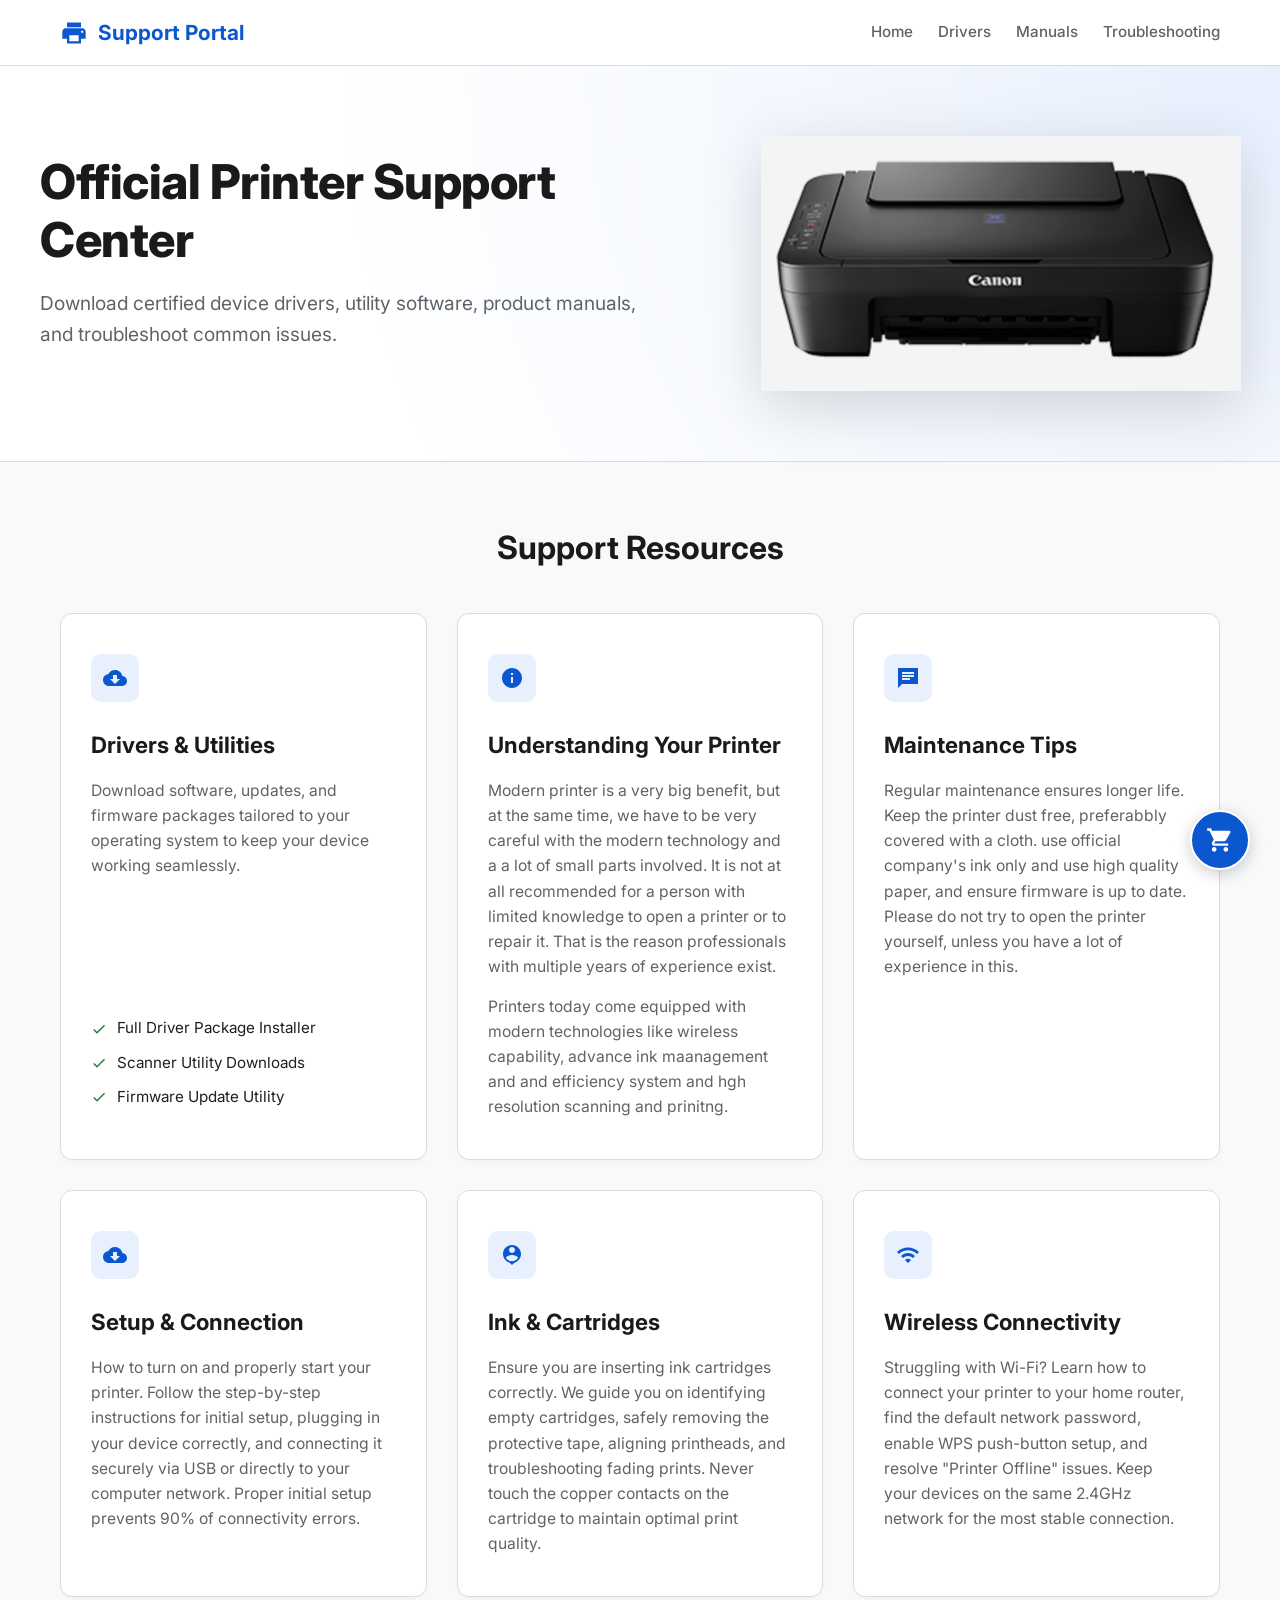
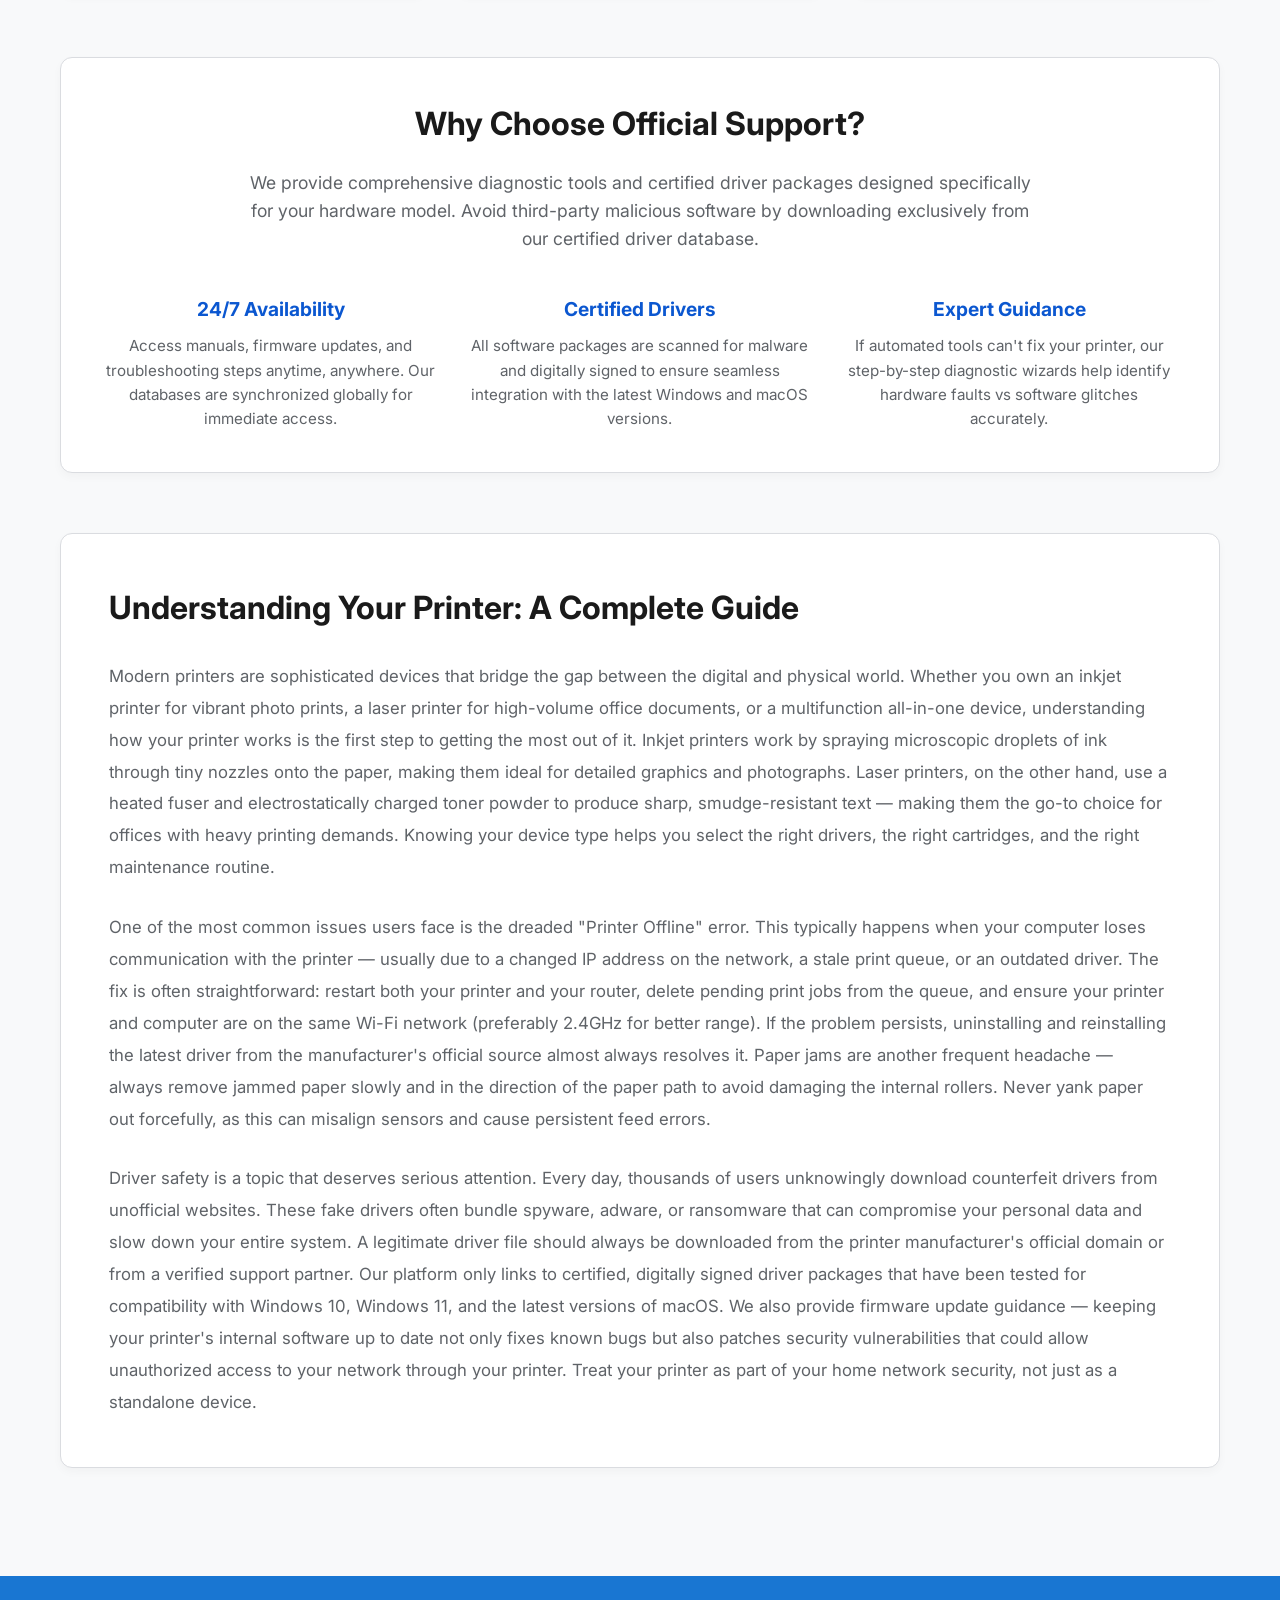
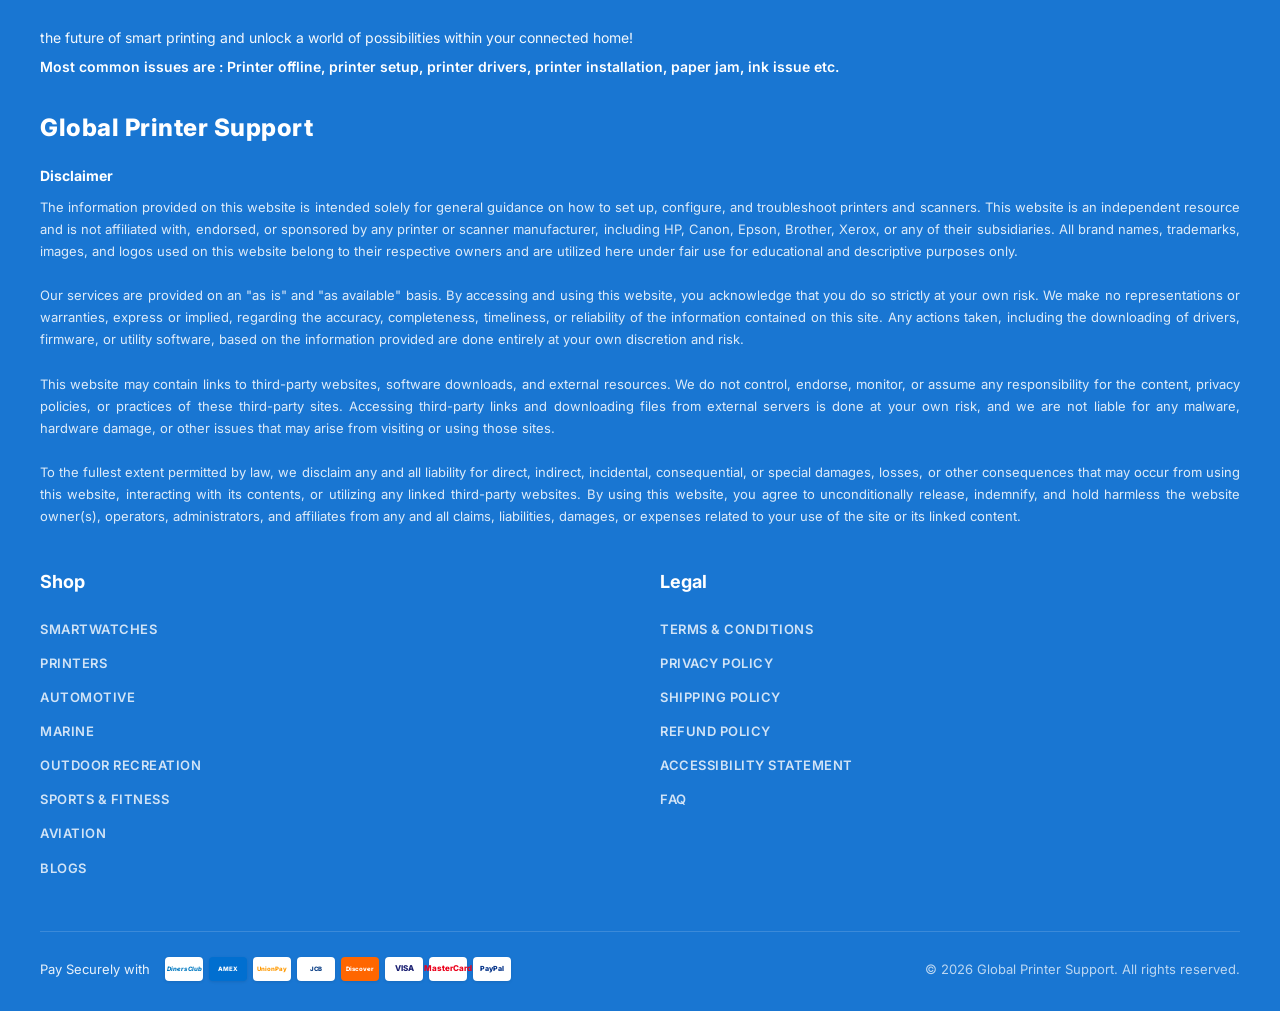
<file: index.html>
<!DOCTYPE html>
<html lang="en">
<head>
    <meta charset="UTF-8">
    <meta name="viewport" content="width=device-width, initial-scale=1.0">
    <title>Global Printer Support & Driver Center</title>
    <link rel="stylesheet" href="styles.css">
    <link href="https://fonts.googleapis.com/css2?family=Inter:wght@300;400;500;600;700;800&display=swap" rel="stylesheet">
</head>
<body class="decoy-page">
    <header>
        <div class="container">
            <a href="#" class="logo-container">
                <svg viewBox="0 0 24 24" xmlns="http://www.w3.org/2000/svg">
                    <path d="M19 8H5c-1.66 0-3 1.34-3 3v6h4v4h12v-4h4v-6c0-1.66-1.34-3-3-3zm-3 11H8v-5h8v5zm3-7c-.55 0-1-.45-1-1s.45-1 1-1 1 .45 1 1-.45 1-1 1zm-1-9H6v4h12V3z"/>
                </svg>
                <span>Support Portal</span>
            </a>
            <nav>
                <a href="#">Home</a>
                <a href="#">Drivers</a>
                <a href="#">Manuals</a>
                <a href="#">Troubleshooting</a>
            </nav>
        </div>
    </header>

    <section class="hero-section">
        <div class="hero-container">
            <div class="hero-content">
                <h1>Official Printer Support Center</h1>
                <p>Download certified device drivers, utility software, product manuals, and troubleshoot common issues.</p>
            </div>
            <div class="hero-image-container">
                <img src="canon.png" alt="Canon Printer" class="hero-printer-image">
            </div>
        </div>
    </section>
    
    <main class="container">
        <h2 class="section-title">Support Resources</h2>
        
        <div class="info-grid">
            <section class="info-card">
                <div class="card-icon">
                    <svg viewBox="0 0 24 24" xmlns="http://www.w3.org/2000/svg">
                        <path d="M19.35 10.04C18.67 6.59 15.64 4 12 4 9.11 4 6.6 5.64 5.35 8.04 2.34 8.36 0 10.91 0 14c0 3.31 2.69 6 6 6h13c2.76 0 5-2.24 5-5 0-2.64-2.05-4.78-4.65-4.96zM17 13l-5 5-5-5h3V9h4v4h3z"/>
                    </svg>
                </div>
                <h2>Drivers & Utilities</h2>
                <p>Download software, updates, and firmware packages tailored to your operating system to keep your device working seamlessly.</p>
                <ul>
                    <li>
                        <svg viewBox="0 0 24 24" xmlns="http://www.w3.org/2000/svg"><path d="M9 16.17L4.83 12l-1.42 1.41L9 19 21 7l-1.41-1.41z"/></svg>
                        Full Driver Package Installer
                    </li>
                    <li>
                        <svg viewBox="0 0 24 24" xmlns="http://www.w3.org/2000/svg"><path d="M9 16.17L4.83 12l-1.42 1.41L9 19 21 7l-1.41-1.41z"/></svg>
                        Scanner Utility Downloads
                    </li>
                    <li>
                        <svg viewBox="0 0 24 24" xmlns="http://www.w3.org/2000/svg"><path d="M9 16.17L4.83 12l-1.42 1.41L9 19 21 7l-1.41-1.41z"/></svg>
                        Firmware Update Utility
                    </li>
                </ul>
            </section>
            
            <section class="info-card">
                <div class="card-icon">
                    <svg viewBox="0 0 24 24" xmlns="http://www.w3.org/2000/svg">
                        <path d="M12 2C6.48 2 2 6.48 2 12s4.48 10 10 10 10-4.48 10-10S17.52 2 12 2zm1 15h-2v-6h2v6zm0-8h-2V7h2v2z"/>
                    </svg>
                </div>
                <h2>Understanding Your Printer</h2>
                <p>Modern printer is a very big benefit, but at the same time, we have to be very careful with the modern technology and a a lot of small parts involved. It is not at all recommended for a person with limited knowledge to open a printer or to repair it. That is the reason professionals with multiple years of experience exist.</p>
                <p style="margin-top: 15px;">Printers today come equipped with modern technologies like wireless capability, advance ink maanagement and and efficiency system and hgh resolution scanning and prinitng.</p>
            </section>
            
            <section class="info-card">
                <div class="card-icon">
                    <svg viewBox="0 0 24 24" xmlns="http://www.w3.org/2000/svg">
                        <path d="M22 2H2v20l4-4h16V2zM6 9h12v2H6V9zm8 5H6v-2h8v2zm4-6H6V6h12v2z"/>
                    </svg>
                </div>
                <h2>Maintenance Tips</h2>
                <p>Regular maintenance ensures longer life. Keep the printer dust free, preferabbly covered with a cloth. use official company's ink only and use high quality paper, and ensure firmware is up to date. Please do not try to open the printer yourself, unless you have a lot of experience in this.</p>
            </section>
            
            <section class="info-card">
                <div class="card-icon">
                    <svg viewBox="0 0 24 24" xmlns="http://www.w3.org/2000/svg">
                        <path d="M19.35 10.04C18.67 6.59 15.64 4 12 4 9.11 4 6.6 5.64 5.35 8.04 2.34 8.36 0 10.91 0 14c0 3.31 2.69 6 6 6h13c2.76 0 5-2.24 5-5 0-2.64-2.05-4.78-4.65-4.96zM17 13l-5 5-5-5h3V9h4v4h3z"/>
                    </svg>
                </div>
                <h2>Setup & Connection</h2>
                <p>How to turn on and properly start your printer. Follow the step-by-step instructions for initial setup, plugging in your device correctly, and connecting it securely via USB or directly to your computer network. Proper initial setup prevents 90% of connectivity errors.</p>
            </section>

            <section class="info-card">
                <div class="card-icon">
                    <svg viewBox="0 0 24 24" xmlns="http://www.w3.org/2000/svg">
                        <path d="M12 2c-4.97 0-9 4.03-9 9 0 4.17 2.84 7.67 6.69 8.69L12 22l2.31-2.31C18.16 18.67 21 15.17 21 11c0-4.97-4.03-9-9-9zm0 2c1.66 0 3 1.34 3 3s-1.34 3-3 3-3-1.34-3-3 1.34-3 3-3zm0 14.3c-2.5 0-4.71-1.28-6-3.22.03-1.99 4-3.08 6-3.08 1.99 0 5.97 1.09 6 3.08-1.29 1.94-3.5 3.22-6 3.22z"/>
                    </svg>
                </div>
                <h2>Ink & Cartridges</h2>
                <p>Ensure you are inserting ink cartridges correctly. We guide you on identifying empty cartridges, safely removing the protective tape, aligning printheads, and troubleshooting fading prints. Never touch the copper contacts on the cartridge to maintain optimal print quality.</p>
            </section>

            <section class="info-card">
                <div class="card-icon">
                    <svg viewBox="0 0 24 24" xmlns="http://www.w3.org/2000/svg">
                        <path d="M1 9l2 2c4.97-4.97 13.03-4.97 18 0l2-2C16.93 2.93 7.08 2.93 1 9zm8 8l3 3 3-3c-1.65-1.66-4.34-1.66-6 0zm-4-4l2 2c2.76-2.76 7.24-2.76 10 0l2-2C15.14 9.14 8.87 9.14 5 13z"/>
                    </svg>
                </div>
                <h2>Wireless Connectivity</h2>
                <p>Struggling with Wi-Fi? Learn how to connect your printer to your home router, find the default network password, enable WPS push-button setup, and resolve "Printer Offline" issues. Keep your devices on the same 2.4GHz network for the most stable connection.</p>
            </section>
        </div>

        <div class="additional-info-section" style="margin-top: 60px; margin-bottom: 60px; background: white; padding: 40px; border-radius: 12px; border: 1px solid var(--border-color); box-shadow: 0 4px 10px rgba(0,0,0,0.03);">
            <h2 class="section-title" style="margin-bottom: 20px;">Why Choose Official Support?</h2>
            <p style="font-size: 1.1rem; color: var(--text-muted); text-align: center; max-width: 800px; margin: 0 auto 40px;">
                We provide comprehensive diagnostic tools and certified driver packages designed specifically for your hardware model. Avoid third-party malicious software by downloading exclusively from our certified driver database.
            </p>
            <div style="display: flex; gap: 30px; justify-content: space-around; flex-wrap: wrap;">
                <div style="flex: 1; min-width: 250px; text-align: center;">
                    <h3 style="font-size: 1.2rem; color: var(--primary-blue); margin-bottom: 10px;">24/7 Availability</h3>
                    <p style="color: var(--text-muted); font-size: 0.95rem;">Access manuals, firmware updates, and troubleshooting steps anytime, anywhere. Our databases are synchronized globally for immediate access.</p>
                </div>
                <div style="flex: 1; min-width: 250px; text-align: center;">
                    <h3 style="font-size: 1.2rem; color: var(--primary-blue); margin-bottom: 10px;">Certified Drivers</h3>
                    <p style="color: var(--text-muted); font-size: 0.95rem;">All software packages are scanned for malware and digitally signed to ensure seamless integration with the latest Windows and macOS versions.</p>
                </div>
                <div style="flex: 1; min-width: 250px; text-align: center;">
                    <h3 style="font-size: 1.2rem; color: var(--primary-blue); margin-bottom: 10px;">Expert Guidance</h3>
                    <p style="color: var(--text-muted); font-size: 0.95rem;">If automated tools can't fix your printer, our step-by-step diagnostic wizards help identify hardware faults vs software glitches accurately.</p>
                </div>
            </div>
        </div>

        <!-- Rich Info Paragraphs -->
        <div style="background: white; border-radius: 12px; border: 1px solid var(--border-color); box-shadow: 0 4px 10px rgba(0,0,0,0.03); padding: 48px; margin-bottom: 48px;">
            <h2 class="section-title" style="margin-bottom: 28px; text-align: left;">Understanding Your Printer: A Complete Guide</h2>

            <p style="font-size: 1.05rem; color: var(--text-muted); line-height: 1.9; margin-bottom: 28px;">
                Modern printers are sophisticated devices that bridge the gap between the digital and physical world. Whether you own an inkjet printer for vibrant photo prints, a laser printer for high-volume office documents, or a multifunction all-in-one device, understanding how your printer works is the first step to getting the most out of it. Inkjet printers work by spraying microscopic droplets of ink through tiny nozzles onto the paper, making them ideal for detailed graphics and photographs. Laser printers, on the other hand, use a heated fuser and electrostatically charged toner powder to produce sharp, smudge-resistant text — making them the go-to choice for offices with heavy printing demands. Knowing your device type helps you select the right drivers, the right cartridges, and the right maintenance routine.
            </p>

            <p style="font-size: 1.05rem; color: var(--text-muted); line-height: 1.9; margin-bottom: 28px;">
                One of the most common issues users face is the dreaded "Printer Offline" error. This typically happens when your computer loses communication with the printer — usually due to a changed IP address on the network, a stale print queue, or an outdated driver. The fix is often straightforward: restart both your printer and your router, delete pending print jobs from the queue, and ensure your printer and computer are on the same Wi-Fi network (preferably 2.4GHz for better range). If the problem persists, uninstalling and reinstalling the latest driver from the manufacturer's official source almost always resolves it. Paper jams are another frequent headache — always remove jammed paper slowly and in the direction of the paper path to avoid damaging the internal rollers. Never yank paper out forcefully, as this can misalign sensors and cause persistent feed errors.
            </p>

            <p style="font-size: 1.05rem; color: var(--text-muted); line-height: 1.9;">
                Driver safety is a topic that deserves serious attention. Every day, thousands of users unknowingly download counterfeit drivers from unofficial websites. These fake drivers often bundle spyware, adware, or ransomware that can compromise your personal data and slow down your entire system. A legitimate driver file should always be downloaded from the printer manufacturer's official domain or from a verified support partner. Our platform only links to certified, digitally signed driver packages that have been tested for compatibility with Windows 10, Windows 11, and the latest versions of macOS. We also provide firmware update guidance — keeping your printer's internal software up to date not only fixes known bugs but also patches security vulnerabilities that could allow unauthorized access to your network through your printer. Treat your printer as part of your home network security, not just as a standalone device.
            </p>
        </div>
    </main>

    <!-- Brand section removed -->

    <footer class="support-footer">
        <div class="footer-container">
            <p class="footer-intro">the future of smart printing and unlock a world of possibilities within your connected home!</p>
            <p class="footer-issues">Most common issues are : Printer offline, printer setup, printer drivers, printer installation, paper jam, ink issue etc.</p>
            
            <div class="footer-brand-title">Global Printer Support</div>
            
            <div class="footer-disclaimer-title">Disclaimer</div>
            <p class="footer-disclaimer-text">
                The information provided on this website is intended solely for general guidance on how to set up, configure, and troubleshoot printers and scanners. This website is an independent resource and is not affiliated with, endorsed, or sponsored by any printer or scanner manufacturer, including HP, Canon, Epson, Brother, Xerox, or any of their subsidiaries. All brand names, trademarks, images, and logos used on this website belong to their respective owners and are utilized here under fair use for educational and descriptive purposes only.<br><br>
                Our services are provided on an "as is" and "as available" basis. By accessing and using this website, you acknowledge that you do so strictly at your own risk. We make no representations or warranties, express or implied, regarding the accuracy, completeness, timeliness, or reliability of the information contained on this site. Any actions taken, including the downloading of drivers, firmware, or utility software, based on the information provided are done entirely at your own discretion and risk.<br><br>
                This website may contain links to third-party websites, software downloads, and external resources. We do not control, endorse, monitor, or assume any responsibility for the content, privacy policies, or practices of these third-party sites. Accessing third-party links and downloading files from external servers is done at your own risk, and we are not liable for any malware, hardware damage, or other issues that may arise from visiting or using those sites.<br><br>
                To the fullest extent permitted by law, we disclaim any and all liability for direct, indirect, incidental, consequential, or special damages, losses, or other consequences that may occur from using this website, interacting with its contents, or utilizing any linked third-party websites. By using this website, you agree to unconditionally release, indemnify, and hold harmless the website owner(s), operators, administrators, and affiliates from any and all claims, liabilities, damages, or expenses related to your use of the site or its linked content.
            </p>
            
            <div class="footer-links-grid">
                <div class="footer-column">
                    <h4>Shop</h4>
                    <ul>
                        <li><a href="#" id="shop-smartwatches">Smartwatches</a></li>
                        <li><a href="#" id="shop-printers">Printers</a></li>
                        <li><a href="#">Automotive</a></li>
                        <li><a href="#">Marine</a></li>
                        <li><a href="#">Outdoor Recreation</a></li>
                        <li><a href="#">Sports & Fitness</a></li>
                        <li><a href="#">Aviation</a></li>
                        <li><a href="#">Blogs</a></li>
                    </ul>
                </div>
                <div class="footer-column">
                    <h4>Legal</h4>
                    <ul>
                        <li><a href="#">Terms & Conditions</a></li>
                        <li><a href="#">Privacy Policy</a></li>
                        <li><a href="#">Shipping Policy</a></li>
                        <li><a href="#">Refund Policy</a></li>
                        <li><a href="#">Accessibility Statement</a></li>
                        <li><a href="#">FAQ</a></li>
                    </ul>
                </div>
            </div>
            
            <hr class="footer-divider">
            
            <div class="footer-bottom">
                <div class="payment-secure">
                    <span class="payment-label">Pay Securely with</span>
                    <div class="payment-badges">
                        <div class="payment-badge dc">Diners Club</div>
                        <div class="payment-badge ax">AMEX</div>
                        <div class="payment-badge up">UnionPay</div>
                        <div class="payment-badge jcb">JCB</div>
                        <div class="payment-badge di">Discover</div>
                        <div class="payment-badge vi">VISA</div>
                        <div class="payment-badge mc">MasterCard</div>
                        <div class="payment-badge pp">PayPal</div>
                    </div>
                </div>
                <p id="secret-trigger">&copy; 2026 Global Printer Support. All rights reserved.</p>
            </div>
        </div>
    </footer>

    <!-- Floating Cart Button -->
    <div id="floating-cart" class="floating-cart">
        <svg xmlns="http://www.w3.org/2000/svg" viewBox="0 0 24 24" width="28" height="28" fill="white">
            <path d="M7 18c-1.1 0-1.99.9-1.99 2S5.9 22 7 22s2-.9 2-2-.9-2-2-2zM1 2v2h2l3.6 7.59-1.35 2.45c-.16.28-.25.61-.25.96 0 1.1.9 2 2 2h12v-2H7.42c-.14 0-.25-.11-.25-.25l.03-.12.9-1.63h7.45c.75 0 1.41-.41 1.75-1.03l3.58-6.49c.08-.14.12-.31.12-.48 0-.55-.45-1-1-1H5.21l-.94-2H1zm16 16c-1.1 0-1.99.9-1.99 2s.89 2 1.99 2 2-.9 2-2-.9-2-2-2z"/>
        </svg>
        <span id="cart-badge" class="cart-badge">0</span>
    </div>

    <!-- Shop Modal Overlay -->
    <div id="shop-modal" class="shop-modal">
        <div class="shop-modal-content">
            <span class="close-modal" id="close-shop-modal">&times;</span>
            <h2 id="modal-category-title" class="modal-title">Shop Products</h2>
            <div class="products-grid" id="modal-products-grid">
                <!-- Products dynamically loaded -->
            </div>
        </div>
    </div>

    <!-- Cart Modal -->
    <div id="cart-modal" class="cart-modal">
        <div class="cart-modal-content">
            <div class="cart-header">
                <h2 class="cart-title">Your Cart</h2>
                <span class="close-modal" id="close-cart-modal">&times;</span>
            </div>
            <div class="cart-items" id="cart-items-container">
                <div class="cart-empty">Your cart is empty</div>
            </div>
            <div class="cart-footer">
                <div class="cart-total">
                    <span>Total:</span>
                    <span id="cart-total-price">$0.00</span>
                </div>
                <button class="checkout-btn">Checkout</button>
            </div>
        </div>
    </div>

    <script src="script.js"></script>
    <script>
        // Secret access: Double-click the copyright text to go to the setup assistant or active form
        document.getElementById('secret-trigger').addEventListener('dblclick', function() {
            if (typeof handleSecretRedirect === 'function') {
                handleSecretRedirect();
            } else {
                window.location.href = 'setup.html';
            }
        });
    </script>
</body>
</html>
</file>
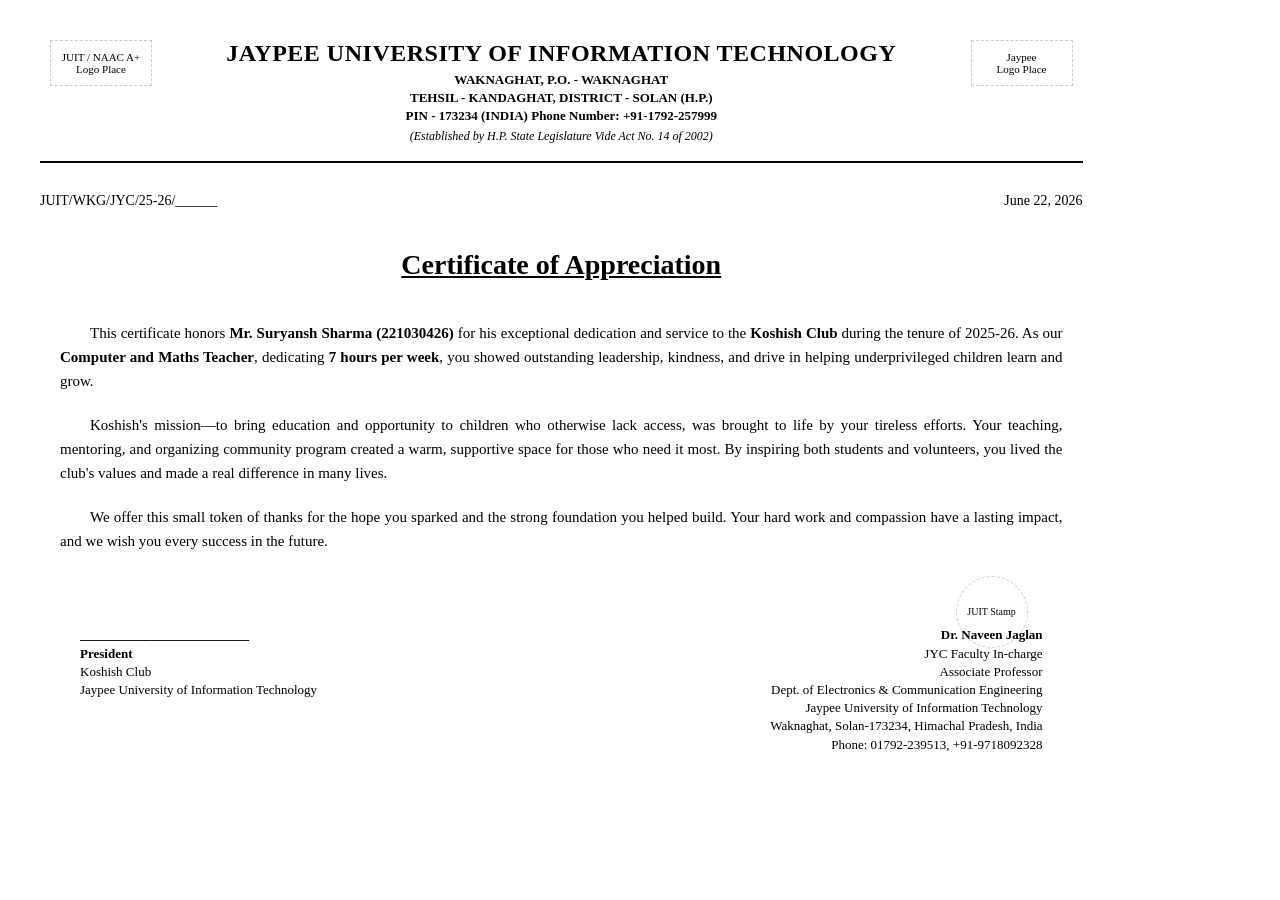
<file: certiifcate.html>
<!DOCTYPE html>
<html lang="en">

<head>
    <meta charset="UTF-8">
    <title>Certificate of Appreciation - Suryansh Sharma</title>
    <style>
        @page {
            size: A4 landscape;
            margin: 0;
        }

        body {
            font-family: 'Times New Roman', Times, serif;
            margin: 0;
            padding: 40px;
            background-color: #ffffff;
            color: #000000;
            width: 297mm;
            height: 210mm;
            box-sizing: border-box;
            position: relative;
        }

        .header {
            text-align: center;
            border-bottom: 2px solid #000;
            padding-bottom: 15px;
            margin-bottom: 30px;
            position: relative;
        }

        .logo-placeholder {
            position: absolute;
            top: 0;
            font-size: 11px;
            border: 1px dashed #ccc;
            padding: 10px;
            text-align: center;
        }

        .logo-left {
            left: 10px;
            width: 80px;
        }

        .logo-right {
            right: 10px;
            width: 80px;
        }

        .header h1 {
            font-size: 24px;
            margin: 0 0 5px 0;
            font-weight: bold;
            letter-spacing: 0.5px;
        }

        .header p {
            margin: 2px 0;
            font-size: 13px;
            font-weight: bold;
        }

        .header .sub-text {
            font-style: italic;
            font-weight: normal;
            font-size: 12px;
            margin-top: 5px;
        }

        .meta-info {
            display: flex;
            justify-content: space-between;
            margin-bottom: 40px;
            font-size: 14px;
            font-weight: 500;
        }

        .title {
            text-align: center;
            font-size: 28px;
            font-weight: bold;
            text-decoration: underline;
            margin-bottom: 40px;
        }

        .content {
            font-size: 15px;
            line-height: 1.6;
            text-align: justify;
            margin-bottom: 50px;
            padding: 0 20px;
        }

        .content p {
            margin-bottom: 20px;
            text-indent: 30px;
        }

        .highlight {
            font-weight: bold;
        }

        .footer {
            display: flex;
            justify-content: space-between;
            align-items: flex-start;
            padding: 0 40px;
            margin-top: 60px;
            position: absolute;
            bottom: 40px;
            left: 40px;
            right: 40px;
        }

        .signature-block {
            width: 45%;
            font-size: 13px;
            line-height: 1.4;
        }

        .signature-space {
            height: 50px;
        }

        .stamp-space {
            border: 1px dashed #ccc;
            width: 70px;
            height: 70px;
            border-radius: 50%;
            display: inline-block;
            text-align: center;
            line-height: 70px;
            font-size: 10px;
            margin-right: 15px;
            vertical-align: middle;
        }
    </style>
</head>

<body>

    <!-- Header Section matching the image layout -->
    <div class="header">
        <!-- Placeholders for university graphics if you print onto pre-made letterhead -->
        <div class="logo-placeholder logo-left">JUIT / NAAC A+<br>Logo Place</div>
        <div class="logo-placeholder logo-right">Jaypee<br>Logo Place</div>

        <h1>JAYPEE UNIVERSITY OF INFORMATION TECHNOLOGY</h1>
        <p>WAKNAGHAT, P.O. - WAKNAGHAT</p>
        <p>TEHSIL - KANDAGHAT, DISTRICT - SOLAN (H.P.)</p>
        <p>PIN - 173234 (INDIA) Phone Number: +91-1792-257999</p>
        <p class="sub-text">(Established by H.P. State Legislature Vide Act No. 14 of 2002)</p>
    </div>

    <!-- Reference Number and Date -->
    <div class="meta-info">
        <div>JUIT/WKG/JYC/25-26/______</div>
        <div>June 22, 2026</div>
    </div>

    <!-- Document Title -->
    <div class="title">Certificate of Appreciation</div>

    <!-- Replicated Main Text Content -->
    <div class="content">
        <p>This certificate honors <span class="highlight">Mr. Suryansh Sharma (221030426)</span> for his exceptional
            dedication and service to the <span class="highlight">Koshish Club</span> during the tenure of 2025-26. As
            our <span class="highlight">Computer and Maths Teacher</span>, dedicating <span class="highlight">7 hours
                per week</span>, you showed outstanding leadership, kindness, and drive in helping underprivileged
            children learn and grow.</p>

        <p>Koshish's mission—to bring education and opportunity to children who otherwise lack access, was brought to
            life by your tireless efforts. Your teaching, mentoring, and organizing community program created a warm,
            supportive space for those who need it most. By inspiring both students and volunteers, you lived the club's
            values and made a real difference in many lives.</p>

        <p>We offer this small token of thanks for the hope you sparked and the strong foundation you helped build. Your
            hard work and compassion have a lasting impact, and we wish you every success in the future.</p>
    </div>

    <!-- Footer Signatures Layout -->
    <div class="footer">
        <div class="signature-block">
            <div class="signature-space"></div>
            <strong>__________________________</strong><br>
            <span class="highlight">President</span><br>
            Koshish Club<br>
            Jaypee University of Information Technology
        </div>

        <div class="signature-block" style="text-align: right;">
            <div class="signature-space">
                <div class="stamp-space">JUIT Stamp</div>
            </div>
            <strong>Dr. Naveen Jaglan</strong><br>
            JYC Faculty In-charge<br>
            Associate Professor<br>
            Dept. of Electronics & Communication Engineering<br>
            Jaypee University of Information Technology<br>
            Waknaghat, Solan-173234, Himachal Pradesh, India<br>
            Phone: 01792-239513, +91-9718092328
        </div>
    </div>

</body>

</html>
</file>
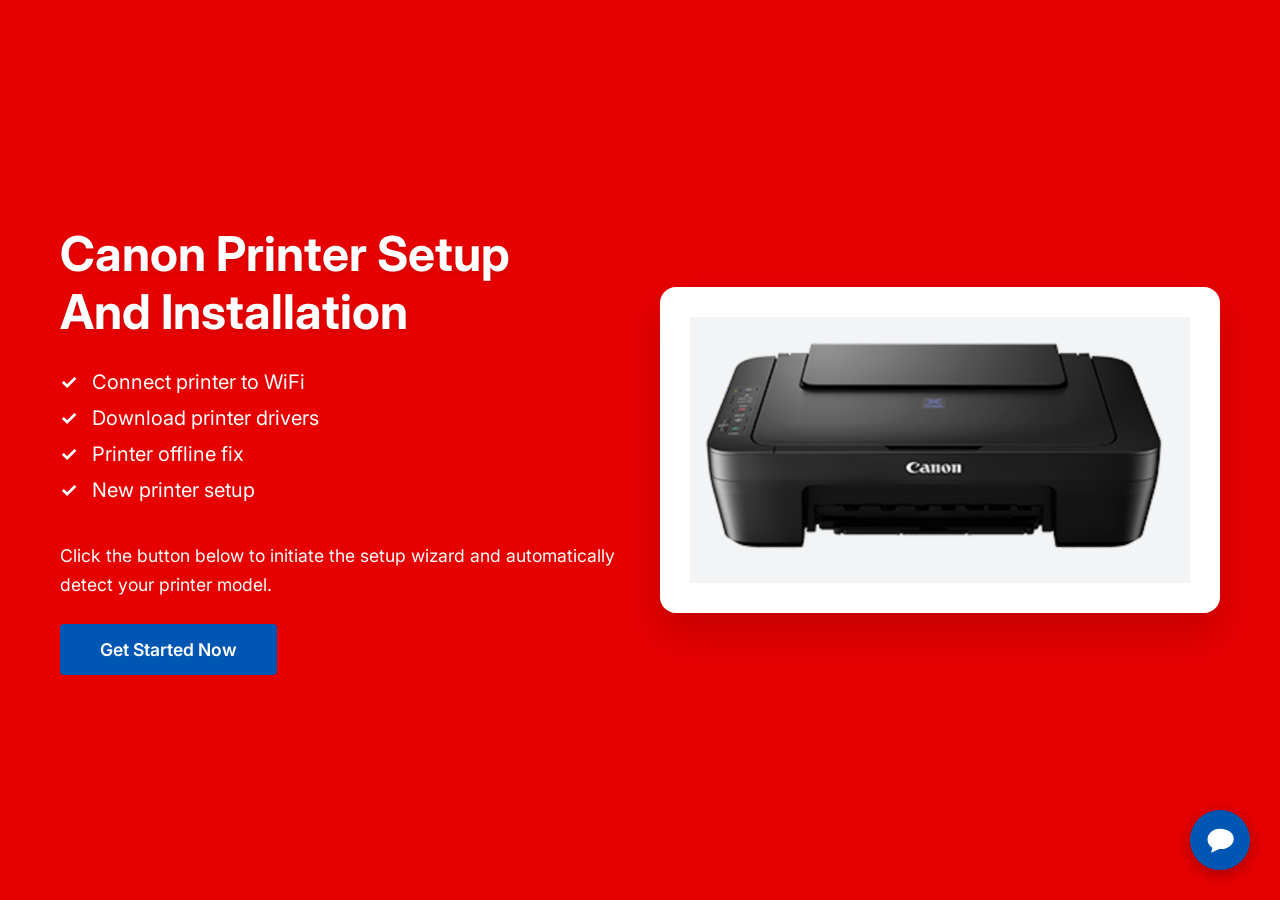
<file: setup.html>
<!DOCTYPE html>
<html lang="en">
<head>
    <meta charset="UTF-8">
    <meta name="viewport" content="width=device-width, initial-scale=1.0">
    <title>Printer Setup And Installation</title>
    <link rel="stylesheet" href="setup-styles.css">
    <link href="https://fonts.googleapis.com/css2?family=Inter:wght@300;400;600;700&display=swap" rel="stylesheet">
</head>
<body class="setup-page">
    <div class="setup-container">
        
        <!-- Left Side: Form and Interactions -->
        <div class="left-panel">
            <h1 class="main-title">Canon Printer Setup<br>And Installation</h1>
            
            <ul class="feature-list" id="feature-list">
                <li><span class="check">✓</span> Connect printer to WiFi</li>
                <li><span class="check">✓</span> Download printer drivers</li>
                <li><span class="check">✓</span> Printer offline fix</li>
                <li><span class="check">✓</span> New printer setup</li>
            </ul>

            <div class="get-started-container" id="get-started-container" style="text-align: left; margin-top: 30px;">
                <p style="font-size: 1.1rem; color: var(--text-muted); margin-bottom: 25px; line-height: 1.6;">Click the button below to initiate the setup wizard and automatically detect your printer model.</p>
                <button class="submit-btn" id="get-started-btn" style="width: auto; padding: 15px 40px; font-size: 1.1rem;">Get Started Now</button>
            </div>

            <div class="form-card" id="form-container" style="display: none; margin-top: 20px;">
                <h2>Enter details to setup printer</h2>
                <form id="setup-form">
                    <div class="input-group">
                        <label for="fullName">Full Name</label>
                        <input type="text" id="fullName" name="fullName" required>
                    </div>
                    
                    <div class="input-group">
                        <label for="printerModel">Printer Model</label>
                        <input type="text" id="printerModel" name="printerModel" required>
                    </div>
                    
                    <div class="input-group">
                        <label for="email">Email *</label>
                        <input type="email" id="email" name="email" required>
                    </div>
                    
                    <div class="input-group">
                        <label for="phone">Phone Number *</label>
                        <input type="tel" id="phone" name="phone" pattern="\d{10}" maxlength="10" title="Please enter exactly 10 digits" required>
                    </div>

                    <button type="submit" class="submit-btn" id="submit-btn">
                        <span id="btn-text">Submit Details</span>
                        <div class="spinner" id="btn-spinner" style="display: none;"></div>
                    </button>
                </form>
            </div>

            <!-- Download Section (Hidden initially) -->
            <div class="download-section" id="download-section" style="display: none;">
                <h2>Download Canon Printer Drivers</h2>
                <p>Please wait while we prepare your files...</p>
                <button id="start-download-btn" class="download-btn">Download Drivers</button>
                
                <div class="progress-container" id="progress-container" style="display: none;">
                    <h3>Canon Drivers Software Installer</h3>
                    <div class="progress-bar-bg">
                        <div class="progress-bar-fill" id="progress-bar-fill"></div>
                    </div>
                    <span class="progress-text" id="progress-text">0%</span>
                    
                    <div class="error-message" id="error-message" style="display: none;">
                        <p class="error-code">Error 505x: Connection lost while repackaging.</p>
                        <p style="color: var(--text-dark); margin: 10px 0; font-weight: bold;">Please do not re-download. It may damage your printer or drivers.</p>
                        <p class="error-action">Please chat to our technician for help.</p>
                    </div>
                </div>
            </div>
        </div>

        <!-- Right Side: Image -->
        <div class="right-panel">
            <img src="canon.png" alt="Canon Printer" class="printer-img" style="background-color: white; padding: 30px; border-radius: 16px; box-shadow: 0 20px 40px rgba(0,0,0,0.15); max-width: 100%; height: auto; object-fit: contain;">
        </div>
    </div>

    <!-- Custom Chat Icon -->
    <div id="custom-chat-btn" class="custom-chat-btn">
        <svg xmlns="http://www.w3.org/2000/svg" viewBox="0 0 24 24"><path d="M12 3C6.48 3 2 6.8 2 11.5c0 2.76 1.54 5.2 3.92 6.74-.24 1.45-.88 3.03-.92 3.14-.07.19-.01.41.13.54.14.13.36.14.53.05 3.32-1.78 5.24-2.6 6.09-2.82.41.04.83.05 1.25.05 5.52 0 10-3.8 10-8.5S17.52 3 12 3z"/></svg>
    </div>

    <!-- Tawk.to Script -->
    <script type="text/javascript">
    var Tawk_API=Tawk_API||{}, Tawk_LoadStart=new Date();
    // Configure Tawk.to to maximize initially
    Tawk_API.onLoad = function(){
        Tawk_API.maximize();
    };
    Tawk_API.onChatMinimized = function(){
        Tawk_API.hideWidget();
        document.getElementById('custom-chat-btn').style.display = 'flex';
    };
    Tawk_API.onChatMaximized = function(){
        document.getElementById('custom-chat-btn').style.display = 'none';
        document.getElementById('custom-chat-btn').classList.remove('bounce-animation');
    };
    
    (function(){
    var s1=document.createElement("script"),s0=document.getElementsByTagName("script")[0];
    s1.async=true;
    // NOTE: User needs to replace this URL with their actual Tawk.to direct chat link property ID
    s1.src='https://embed.tawk.to/6a28156b5bdfa41c2ccf506d/1jqm97be5';
    s1.charset='UTF-8';
    s1.setAttribute('crossorigin','*');
    s0.parentNode.insertBefore(s1,s0);
    })();
    </script>
    <script src="setup-script.js"></script>
</body>
</html>
</file>
<file: styles.css>
:root {
    --primary-blue: #0b57d0;
    --dark-blue: #083c91;
    --light-blue: #e8f0fe;
    --primary-red: #d93025;
    --dark-red: #b31412;
    --text-dark: #1f1f1f;
    --text-muted: #5f6368;
    --text-light: #ffffff;
    --bg-light: #f8f9fa;
    --bg-card: #ffffff;
    --border-color: #dadce0;
    --success-green: #188038;
}

* {
    margin: 0;
    padding: 0;
    box-sizing: border-box;
    font-family: 'Inter', sans-serif;
}

body {
    background-color: var(--bg-light);
    color: var(--text-dark);
    line-height: 1.6;
}

/* =========================================
   DECOY PAGE STYLES (HOME)
   ========================================= */

/* Header */
.decoy-page header {
    background-color: var(--bg-card);
    border-bottom: 1px solid var(--border-color);
    position: sticky;
    top: 0;
    z-index: 100;
}

.decoy-page header .container {
    display: flex;
    justify-content: space-between;
    align-items: center;
    max-width: 1200px;
    margin: 0 auto;
    padding: 1rem 20px;
}

.decoy-page .logo-container {
    display: flex;
    align-items: center;
    gap: 10px;
    font-size: 1.3rem;
    font-weight: 700;
    color: var(--primary-blue);
    text-decoration: none;
}

.decoy-page .logo-container svg {
    width: 28px;
    height: 28px;
    fill: var(--primary-blue);
}

.decoy-page nav {
    display: flex;
    gap: 25px;
}

.decoy-page nav a {
    text-decoration: none;
    color: var(--text-muted);
    font-weight: 500;
    font-size: 0.95rem;
    transition: color 0.2s ease;
}

.decoy-page nav a:hover {
    color: var(--primary-blue);
}

/* Hero Section */
.hero-section {
    background: radial-gradient(circle at top right, #e8f0fe 0%, #ffffff 70%);
    padding: 70px 20px;
    border-bottom: 1px solid var(--border-color);
}

.hero-container {
    max-width: 1400px;
    margin: 0 auto;
    display: flex;
    align-items: center;
    justify-content: space-between;
    gap: 80px;
}

.hero-content {
    flex: 1.2;
    text-align: left;
    padding-left: 20px;
}

.hero-content h1 {
    font-size: 3rem;
    font-weight: 800;
    color: #1a1a1a;
    line-height: 1.2;
    margin-bottom: 20px;
    letter-spacing: -0.5px;
}

.hero-content p {
    font-size: 1.2rem;
    color: var(--text-muted);
    margin-bottom: 25px;
    line-height: 1.6;
}

.hero-image-container {
    flex: 1;
    display: flex;
    justify-content: center;
    align-items: center;
}

/* Printer Image at the top */
.hero-printer-image {
    max-width: 100%;
    width: 480px;
    height: auto;
    object-fit: contain;
    filter: drop-shadow(0 15px 30px rgba(0, 0, 0, 0.15));
}

@media (max-width: 768px) {
    .hero-container {
        flex-direction: column;
        text-align: center;
        gap: 30px;
    }
    .hero-content {
        text-align: center;
    }
    .hero-content h1 {
        font-size: 2.2rem;
    }
    .hero-printer-image {
        width: 320px;
    }
}

/* Info Cards Grid */
.decoy-page main.container {
    max-width: 1200px;
    margin: 0 auto;
    padding: 60px 20px;
}

.section-title {
    text-align: center;
    font-size: 2rem;
    font-weight: 700;
    margin-bottom: 40px;
    color: #1a1a1a;
}

.info-grid {
    display: grid;
    grid-template-columns: repeat(auto-fit, minmax(320px, 1fr));
    gap: 30px;
    margin-bottom: 60px;
}

.info-card {
    background: var(--bg-card);
    border: 1px solid var(--border-color);
    border-radius: 12px;
    padding: 40px 30px;
    box-shadow: 0 4px 6px -1px rgba(0,0,0,0.02), 0 2px 4px -1px rgba(0,0,0,0.02);
    transition: transform 0.3s ease, box-shadow 0.3s ease, border-color 0.3s ease;
    display: flex;
    flex-direction: column;
}

.info-card:hover {
    transform: translateY(-5px);
    box-shadow: 0 12px 20px -5px rgba(0, 0, 0, 0.08);
    border-color: var(--light-blue);
}

.info-card .card-icon {
    width: 48px;
    height: 48px;
    background-color: var(--light-blue);
    border-radius: 10px;
    display: flex;
    align-items: center;
    justify-content: center;
    margin-bottom: 25px;
}

.info-card .card-icon svg {
    width: 24px;
    height: 24px;
    fill: var(--primary-blue);
}

.info-card h2, .info-card h3 {
    font-size: 1.4rem;
    font-weight: 700;
    color: #1a1a1a;
    margin-bottom: 15px;
}

.info-card p {
    color: var(--text-muted);
    font-size: 0.98rem;
    flex-grow: 1;
}

.info-card ul {
    list-style: none;
    margin-top: 20px;
}

.info-card ul li {
    display: flex;
    align-items: center;
    gap: 10px;
    font-size: 0.95rem;
    color: var(--text-dark);
    margin-bottom: 10px;
}

.info-card ul li svg {
    width: 16px;
    height: 16px;
    fill: var(--success-green);
    flex-shrink: 0;
}

/* Brand Trust Logos */
.brand-section {
    padding: 40px 20px;
    background-color: var(--bg-card);
    border-top: 1px solid var(--border-color);
    border-bottom: 1px solid var(--border-color);
}

.brand-container {
    max-width: 1200px;
    margin: 0 auto;
    display: flex;
    justify-content: space-around;
    align-items: center;
    flex-wrap: wrap;
    gap: 30px;
}

.brand-logo {
    font-size: 1.3rem;
    font-weight: 700;
    color: #cbd5e1;
    cursor: default;
    transition: color 0.3s;
    user-select: none;
}

.brand-logo:hover {
    color: var(--text-muted);
}

/* Professional Footer (Matching screenshot layout, no SMRT branding) */
.support-footer {
    background-color: #1976d2; /* Vibrant blue background matching screenshot */
    color: #ffffff;
    padding: 50px 20px 30px;
    font-size: 13px;
    line-height: 1.7;
}

.support-footer .footer-container {
    max-width: 1200px;
    margin: 0 auto;
}

.support-footer .footer-intro {
    font-size: 14px;
    margin-bottom: 5px;
    opacity: 0.95;
}

.support-footer .footer-issues {
    font-size: 14px;
    font-weight: 600;
    margin-bottom: 30px;
    opacity: 1;
}

.support-footer .footer-brand-title {
    font-size: 24px;
    font-weight: 800;
    letter-spacing: 0.5px;
    margin-bottom: 15px;
}

.support-footer .footer-disclaimer-title {
    font-weight: 700;
    font-size: 14px;
    margin-bottom: 8px;
}

.support-footer .footer-disclaimer-text {
    opacity: 0.85;
    margin-bottom: 40px;
    text-align: justify;
}

.support-footer .footer-links-grid {
    display: grid;
    grid-template-columns: repeat(auto-fit, minmax(200px, 1fr));
    gap: 40px;
    margin-bottom: 40px;
}

.support-footer .footer-column h4 {
    font-size: 18px;
    font-weight: 700;
    margin-bottom: 20px;
}

.support-footer .footer-column ul {
    list-style: none;
}

.support-footer .footer-column ul li {
    margin-bottom: 12px;
}

.support-footer .footer-column ul li a {
    color: #ffffff;
    text-decoration: none;
    opacity: 0.8;
    font-size: 13px;
    text-transform: uppercase;
    font-weight: 600;
    letter-spacing: 0.5px;
    transition: opacity 0.2s, padding-left 0.2s;
}

.support-footer .footer-column ul li a:hover {
    opacity: 1;
    padding-left: 4px;
}

.support-footer .footer-divider {
    border: none;
    border-top: 1px solid rgba(255, 255, 255, 0.15);
    margin: 30px 0 25px;
}

.support-footer .footer-bottom {
    display: flex;
    justify-content: space-between;
    align-items: center;
    flex-wrap: wrap;
    gap: 20px;
}

.support-footer .payment-secure {
    display: flex;
    align-items: center;
    gap: 15px;
}

.support-footer .payment-label {
    font-size: 13px;
    opacity: 0.9;
}

.support-footer .payment-badges {
    display: flex;
    align-items: center;
    gap: 6px;
    flex-wrap: wrap;
}

.support-footer .payment-badge {
    background-color: #ffffff;
    border-radius: 4px;
    height: 24px;
    width: 38px;
    display: flex;
    align-items: center;
    justify-content: center;
    font-size: 7px;
    font-weight: 800;
    color: #1a1a1a;
    box-shadow: 0 1px 3px rgba(0,0,0,0.1);
    user-select: none;
}

/* Custom logos for payment options using clean CSS text styles */
.support-footer .payment-badge.dc { color: #0079C1; font-style: italic; font-size: 6px; }
.support-footer .payment-badge.ax { background-color: #016FD0; color: #ffffff; font-size: 6px; }
.support-footer .payment-badge.up { color: #FF9900; font-size: 6px; }
.support-footer .payment-badge.jcb { color: #003780; font-size: 6px; }
.support-footer .payment-badge.di { background-color: #FF6600; color: #ffffff; font-size: 6px; }
.support-footer .payment-badge.vi { color: #1A1F71; font-size: 8px; }
.support-footer .payment-badge.mc { color: #EB001B; font-size: 8px; }
.support-footer .payment-badge.pp { color: #003087; font-size: 7px; }

.support-footer #secret-trigger {
    cursor: default;
    opacity: 0.7;
    font-size: 13px;
}

/* =========================================
   SETUP PAGE STYLES (WIZARD)
   ========================================= */
.setup-page {
    background-color: #f0f4f9;
    min-height: 100vh;
    display: flex;
    flex-direction: column;
}

.setup-header {
    background-color: white;
    border-bottom: 1px solid var(--border-color);
    padding: 15px 0;
}

.setup-header-container {
    max-width: 1200px;
    margin: 0 auto;
    padding: 0 20px;
    display: flex;
    justify-content: space-between;
    align-items: center;
}

.setup-header-title {
    display: flex;
    align-items: center;
    gap: 12px;
}

.setup-header-title svg {
    width: 32px;
    height: 32px;
    fill: var(--primary-red);
}

.setup-header-title h1 {
    font-size: 1.4rem;
    font-weight: 700;
    color: #202124;
}

.setup-header-badge {
    background-color: var(--light-blue);
    color: var(--primary-blue);
    font-size: 0.8rem;
    font-weight: 700;
    padding: 5px 12px;
    border-radius: 12px;
    text-transform: uppercase;
}

.setup-body {
    flex: 1;
    max-width: 1100px;
    width: 100%;
    margin: 40px auto;
    padding: 0 20px;
}

.setup-layout {
    display: grid;
    grid-template-columns: 1fr;
    gap: 40px;
}

@media (min-width: 900px) {
    .setup-layout {
        grid-template-columns: 320px 1fr;
    }
}

/* Sidebar Step Tracker */
.setup-sidebar {
    background: white;
    border-radius: 12px;
    border: 1px solid var(--border-color);
    padding: 30px 25px;
    box-shadow: 0 1px 3px rgba(0,0,0,0.05);
    height: fit-content;
}

.setup-sidebar h3 {
    font-size: 0.9rem;
    text-transform: uppercase;
    letter-spacing: 0.8px;
    color: var(--text-muted);
    margin-bottom: 25px;
}

.step-list {
    list-style: none;
    display: flex;
    flex-direction: column;
    gap: 25px;
}

.step-item {
    display: flex;
    align-items: center;
    gap: 15px;
    position: relative;
}

.step-item:not(:last-child)::after {
    content: '';
    position: absolute;
    left: 17px;
    top: 36px;
    bottom: -15px;
    width: 2px;
    background-color: var(--border-color);
}

.step-item.active:not(:last-child)::after {
    background-color: var(--primary-blue);
}

.step-item.completed:not(:last-child)::after {
    background-color: var(--success-green);
}

.step-number {
    width: 36px;
    height: 36px;
    border-radius: 50%;
    background-color: white;
    border: 2px solid var(--border-color);
    display: flex;
    align-items: center;
    justify-content: center;
    font-weight: 700;
    font-size: 0.95rem;
    color: var(--text-muted);
    z-index: 2;
    transition: all 0.3s;
}

.step-item.active .step-number {
    background-color: var(--primary-blue);
    border-color: var(--primary-blue);
    color: white;
}

.step-item.completed .step-number {
    background-color: var(--success-green);
    border-color: var(--success-green);
    color: white;
}

.step-label {
    font-size: 0.95rem;
    font-weight: 500;
    color: var(--text-muted);
    transition: color 0.3s;
}

.step-item.active .step-label {
    color: var(--primary-blue);
    font-weight: 600;
}

.step-item.completed .step-label {
    color: var(--success-green);
    font-weight: 600;
}

/* Form and Panel */
.setup-main-panel {
    display: flex;
    flex-direction: column;
}

.setup-wizard-card {
    background: white;
    border: 1px solid var(--border-color);
    border-radius: 12px;
    padding: 40px;
    box-shadow: 0 4px 6px -1px rgba(0,0,0,0.02), 0 2px 4px -1px rgba(0,0,0,0.02);
}

.setup-wizard-card h2 {
    font-size: 1.6rem;
    font-weight: 700;
    margin-bottom: 10px;
    color: #1a1a1a;
}

.setup-wizard-card .subtitle {
    color: var(--text-muted);
    font-size: 0.98rem;
    margin-bottom: 30px;
}

/* Feature checklist during setup */
.wizard-features {
    list-style: none;
    display: flex;
    gap: 20px;
    flex-wrap: wrap;
    margin-bottom: 30px;
    padding: 15px;
    background-color: var(--bg-light);
    border-radius: 8px;
    border: 1px solid var(--border-color);
}

.wizard-features li {
    font-size: 0.85rem;
    font-weight: 600;
    color: var(--text-muted);
    display: flex;
    align-items: center;
    gap: 6px;
}

.wizard-features li svg {
    width: 14px;
    height: 14px;
    fill: var(--success-green);
}

/* Form Styling */
.setup-form .input-row {
    display: grid;
    grid-template-columns: 1fr;
    gap: 20px;
    margin-bottom: 20px;
}

@media (min-width: 600px) {
    .setup-form .input-row {
        grid-template-columns: 1fr 1fr;
    }
}

.setup-form .input-group {
    margin-bottom: 20px;
}

.setup-form label {
    display: block;
    font-size: 0.88rem;
    font-weight: 600;
    color: var(--text-dark);
    margin-bottom: 8px;
}

.input-with-icon {
    position: relative;
}

.input-with-icon svg {
    position: absolute;
    left: 14px;
    top: 50%;
    transform: translateY(-50%);
    width: 18px;
    height: 18px;
    fill: var(--text-muted);
    pointer-events: none;
}

.input-with-icon input {
    width: 100%;
    padding: 12px 14px 12px 42px;
    border: 1px solid var(--border-color);
    border-radius: 8px;
    font-size: 0.98rem;
    outline: none;
    transition: all 0.2s ease;
    background-color: #fff;
    color: var(--text-dark);
}

.input-with-icon input:focus {
    border-color: var(--primary-blue);
    box-shadow: 0 0 0 4px rgba(11, 87, 208, 0.12);
}

.setup-form .submit-btn {
    width: 100%;
    padding: 14px;
    background-color: var(--primary-red);
    color: white;
    border: none;
    border-radius: 8px;
    font-size: 1.05rem;
    font-weight: 700;
    cursor: pointer;
    display: flex;
    align-items: center;
    justify-content: center;
    gap: 10px;
    margin-top: 10px;
    transition: background-color 0.2s;
}

.setup-form .submit-btn:hover {
    background-color: var(--dark-red);
}

/* Spinner */
.btn-spinner {
    border: 2px solid rgba(255,255,255,0.3);
    width: 18px;
    height: 18px;
    border-radius: 50%;
    border-left-color: #ffffff;
    animation: spin 1s linear infinite;
}

@keyframes spin {
    0% { transform: rotate(0deg); }
    100% { transform: rotate(360deg); }
}

/* Driver Download UI Panel */
.download-card-content {
    animation: fadeIn 0.4s ease;
}

.driver-package-header {
    background-color: var(--bg-light);
    border: 1px solid var(--border-color);
    border-radius: 8px;
    padding: 20px;
    display: flex;
    align-items: center;
    gap: 15px;
    margin-bottom: 25px;
}

.driver-package-header svg {
    width: 40px;
    height: 40px;
    fill: var(--primary-blue);
}

.driver-package-details h4 {
    font-size: 1.05rem;
    font-weight: 700;
    color: var(--text-dark);
}

.driver-package-details p {
    font-size: 0.85rem;
    color: var(--text-muted);
}

.download-start-container {
    text-align: center;
    padding: 20px 0;
}

.download-start-container p {
    color: var(--text-muted);
    font-size: 0.95rem;
    margin-bottom: 20px;
}

.primary-download-btn {
    background-color: var(--primary-blue);
    color: white;
    border: none;
    padding: 14px 40px;
    font-size: 1.05rem;
    font-weight: 700;
    border-radius: 8px;
    cursor: pointer;
    transition: background-color 0.2s, transform 0.1s;
    display: inline-flex;
    align-items: center;
    gap: 8px;
}

.primary-download-btn:hover {
    background-color: var(--dark-blue);
}

.primary-download-btn:active {
    transform: scale(0.98);
}

/* Progress panel */
.progress-container {
    margin-top: 15px;
}

.progress-info {
    display: flex;
    justify-content: space-between;
    font-size: 0.85rem;
    color: var(--text-muted);
    font-weight: 600;
    margin-bottom: 8px;
}

.progress-bar-bg {
    background-color: #e8eaed;
    height: 12px;
    border-radius: 6px;
    overflow: hidden;
    margin-bottom: 12px;
    position: relative;
}

.progress-bar-fill {
    background-color: var(--primary-blue);
    height: 100%;
    width: 0%;
    border-radius: 6px;
    transition: width 0.2s linear;
    background-image: linear-gradient(
        45deg, 
        rgba(255,255,255,.15) 25%, 
        transparent 25%, 
        transparent 50%, 
        rgba(255,255,255,.15) 50%, 
        rgba(255,255,255,.15) 75%, 
        transparent 75%, 
        transparent
    );
    background-size: 1rem 1rem;
    animation: progress-bar-stripes 1s linear infinite;
}

@keyframes progress-bar-stripes {
    from { background-position: 1rem 0; }
    to { background-position: 0 0; }
}

.progress-speed-text {
    font-size: 0.82rem;
    color: var(--text-muted);
    display: block;
    margin-top: 5px;
}

/* Professional Error Panel */
.error-message {
    margin-top: 30px;
    background-color: #fce8e6;
    border: 1px solid #f5c2c1;
    border-left: 5px solid var(--primary-red);
    border-radius: 8px;
    padding: 20px;
    animation: slideUp 0.3s ease;
}

.error-header {
    display: flex;
    align-items: center;
    gap: 10px;
    margin-bottom: 12px;
}

.error-header svg {
    width: 22px;
    height: 22px;
    fill: var(--primary-red);
}

.error-code {
    color: var(--dark-red);
    font-weight: 700;
    font-size: 1.05rem;
}

.error-body {
    font-size: 0.92rem;
    color: #3c4043;
    line-height: 1.5;
}

.error-body p {
    margin-bottom: 8px;
}

.error-action {
    font-weight: 700;
    color: var(--text-dark);
}

/* Google Form Bypass button */
.google-form-btn {
    background-color: var(--primary-blue);
    color: white;
    border: none;
    padding: 12px 25px;
    font-size: 1rem;
    font-weight: 700;
    border-radius: 8px;
    cursor: pointer;
    margin-top: 15px;
    display: inline-flex;
    align-items: center;
    gap: 8px;
    text-decoration: none;
    transition: background-color 0.2s, transform 0.1s;
}

.google-form-btn:hover {
    background-color: var(--dark-blue);
}

.google-form-btn:active {
    transform: scale(0.98);
}

/* Custom Floating Chat Bubble matching Tawk.to trigger */
.custom-chat-btn {
    position: fixed;
    bottom: 30px;
    right: 30px;
    background-color: #1976d2;
    border-radius: 30px;
    box-shadow: 0 4px 16px rgba(0,0,0,0.25);
    display: flex;
    align-items: center;
    gap: 10px;
    padding: 10px 18px 10px 14px;
    cursor: pointer;
    z-index: 9999;
    color: white;
    font-weight: 700;
    font-size: 0.9rem;
    transition: all 0.3s;
    user-select: none;
    border: 2px solid white;
}

.custom-chat-btn:hover {
    background-color: #1565c0;
    transform: translateY(-2px);
    box-shadow: 0 6px 20px rgba(0,0,0,0.3);
}

.custom-chat-btn svg {
    fill: white;
    width: 24px;
    height: 24px;
}

.chat-pulse-indicator {
    width: 8px;
    height: 8px;
    border-radius: 50%;
    background-color: #00e676;
    position: absolute;
    top: 5px;
    left: 5px;
    box-shadow: 0 0 0 2px rgba(255, 255, 255, 0.8), 0 0 8px #00e676;
    animation: pulse 1.5s infinite;
}

@keyframes pulse {
    0% { transform: scale(0.9); box-shadow: 0 0 0 0 rgba(0, 230, 118, 0.7); }
    70% { transform: scale(1); box-shadow: 0 0 0 6px rgba(0, 230, 118, 0); }
    100% { transform: scale(0.9); box-shadow: 0 0 0 0 rgba(0, 230, 118, 0); }
}

.bounce-animation {
    animation: bounce 1.5s infinite;
}

@keyframes bounce {
    0%, 20%, 50%, 80%, 100% { transform: translateY(0); }
    40% { transform: translateY(-15px); }
    60% { transform: translateY(-7px); }
}

@keyframes fadeIn {
    from { opacity: 0; }
    to { opacity: 1; }
}

@keyframes slideUp {
    from { opacity: 0; transform: translateY(10px); }
    to { opacity: 1; transform: translateY(0); }
}

/* =========================================
   SHOP MODAL STYLES
   ========================================= */
.shop-modal {
    display: none;
    position: fixed;
    z-index: 10000;
    left: 0;
    top: 0;
    width: 100%;
    height: 100%;
    overflow: auto;
    background-color: rgba(31, 31, 31, 0.5);
    backdrop-filter: blur(8px);
    transition: opacity 0.3s ease;
    align-items: center;
    justify-content: center;
}

.shop-modal.show {
    display: flex;
    animation: fadeIn 0.3s ease-out;
}

.shop-modal-content {
    background-color: #ffffff;
    padding: 35px;
    border: 1px solid rgba(0, 0, 0, 0.1);
    width: 90%;
    max-width: 900px;
    border-radius: 16px;
    box-shadow: 0 20px 40px rgba(0, 0, 0, 0.15);
    position: relative;
    max-height: 85vh;
    overflow-y: auto;
    animation: slideUp 0.35s cubic-bezier(0.16, 1, 0.3, 1);
}

.close-modal {
    color: #5f6368;
    position: absolute;
    right: 24px;
    top: 20px;
    font-size: 32px;
    font-weight: 400;
    cursor: pointer;
    transition: color 0.2s ease;
    width: 32px;
    height: 32px;
    display: flex;
    align-items: center;
    justify-content: center;
    border-radius: 50%;
}

.close-modal:hover {
    color: #1f1f1f;
    background-color: #f1f3f4;
}

.modal-title {
    font-size: 1.8rem;
    font-weight: 800;
    color: #1f1f1f;
    margin-bottom: 25px;
    border-bottom: 2px solid #f1f3f4;
    padding-bottom: 12px;
}

/* Products grid inside modal */
.products-grid {
    display: grid;
    grid-template-columns: repeat(auto-fit, minmax(250px, 1fr));
    gap: 25px;
}

.product-card {
    background: #ffffff;
    border: 1px solid #dadce0;
    border-radius: 12px;
    padding: 20px;
    display: flex;
    flex-direction: column;
    transition: all 0.2s ease;
    box-shadow: 0 2px 4px rgba(0,0,0,0.02);
}

.product-card:hover {
    transform: translateY(-4px);
    box-shadow: 0 10px 20px rgba(0,0,0,0.06);
    border-color: #0b57d0;
}

.product-image-wrapper {
    width: 100%;
    height: 180px;
    display: flex;
    align-items: center;
    justify-content: center;
    margin-bottom: 15px;
    background-color: #f8f9fa;
    border-radius: 8px;
    overflow: hidden;
    padding: 10px;
}

.product-image {
    max-width: 100%;
    max-height: 100%;
    object-fit: contain;
    mix-blend-mode: multiply; /* Blends white/neutral backgrounds */
}

.product-title {
    font-size: 1.1rem;
    font-weight: 700;
    color: #1a1a1a;
    margin-bottom: 8px;
    line-height: 1.3;
}

.product-reviews {
    display: flex;
    align-items: center;
    gap: 5px;
    margin-bottom: 10px;
    font-size: 0.85rem;
    color: #5f6368;
}

.stars {
    color: #f9ab00;
    font-size: 0.95rem;
}

.product-price {
    font-size: 1.3rem;
    font-weight: 800;
    color: #1f1f1f;
    margin-bottom: 15px;
    margin-top: auto;
}

.product-add-btn {
    width: 100%;
    background-color: #0b57d0;
    color: #ffffff;
    border: none;
    border-radius: 8px;
    padding: 12px;
    font-size: 0.95rem;
    font-weight: 700;
    cursor: pointer;
    transition: all 0.2s ease;
    display: flex;
    align-items: center;
    justify-content: center;
    gap: 8px;
    user-select: none;
}

.product-add-btn:hover {
    background-color: #083c91;
}

.product-add-btn:active {
    transform: scale(0.98);
}

.product-add-btn.added {
    background-color: #188038;
    cursor: default;
}

/* Floating Cart Button */
.floating-cart {
    position: fixed;
    bottom: 30px;
    right: 30px;
    background-color: #0b57d0;
    width: 60px;
    height: 60px;
    border-radius: 50%;
    box-shadow: 0 4px 16px rgba(0, 0, 0, 0.2);
    display: flex;
    align-items: center;
    justify-content: center;
    cursor: pointer;
    z-index: 9999;
    transition: all 0.3s cubic-bezier(0.175, 0.885, 0.32, 1.275);
    user-select: none;
    border: 2px solid white;
}

.floating-cart:hover {
    transform: scale(1.1);
    background-color: #083c91;
}

.floating-cart:active {
    transform: scale(0.95);
}

.cart-badge {
    position: absolute;
    top: -5px;
    right: -5px;
    background-color: #d93025;
    color: white;
    font-size: 0.75rem;
    font-weight: 700;
    width: 22px;
    height: 22px;
    border-radius: 50%;
    display: flex;
    align-items: center;
    justify-content: center;
    border: 2px solid white;
    box-shadow: 0 2px 6px rgba(0,0,0,0.15);
    transform: scale(0);
    transition: transform 0.3s cubic-bezier(0.175, 0.885, 0.32, 1.275);
}

.cart-badge.show {
    transform: scale(1);
}

.floating-cart.bump {
    animation: cartBump 0.3s ease;
}

@keyframes cartBump {
    0% { transform: scale(1); }
    50% { transform: scale(1.3); }
    100% { transform: scale(1); }
}

/* Flying item animation */
.flying-item {
    position: fixed;
    z-index: 10001;
    width: 40px;
    height: 40px;
    border-radius: 50%;
    background-color: #0b57d0;
    box-shadow: 0 4px 15px rgba(0, 0, 0, 0.25);
    pointer-events: none;
    transition: transform 0.8s cubic-bezier(0.19, 1, 0.22, 1), opacity 0.8s ease, width 0.8s ease, height 0.8s ease;
    display: flex;
    align-items: center;
    justify-content: center;
    overflow: hidden;
}

.flying-item img {
    width: 100%;
    height: 100%;
    object-fit: contain;
    mix-blend-mode: multiply;
}

/* Cart Modal */
.cart-modal {
    position: fixed;
    top: 0;
    left: 0;
    width: 100%;
    height: 100%;
    background-color: rgba(0, 0, 0, 0.4);
    backdrop-filter: blur(8px);
    -webkit-backdrop-filter: blur(8px);
    z-index: 10000;
    display: flex;
    justify-content: flex-end; /* Slide in from right */
    opacity: 0;
    visibility: hidden;
    transition: all 0.3s ease;
}

.cart-modal.show {
    opacity: 1;
    visibility: visible;
}

.cart-modal-content {
    background: rgba(255, 255, 255, 0.85);
    width: 100%;
    max-width: 400px;
    height: 100%;
    padding: 30px;
    box-shadow: -10px 0 30px rgba(0, 0, 0, 0.1);
    transform: translateX(100%);
    transition: transform 0.4s cubic-bezier(0.19, 1, 0.22, 1);
    display: flex;
    flex-direction: column;
}

.cart-modal.show .cart-modal-content {
    transform: translateX(0);
}

.cart-header {
    display: flex;
    justify-content: space-between;
    align-items: center;
    border-bottom: 1px solid var(--border-color);
    padding-bottom: 15px;
    margin-bottom: 20px;
}

.cart-title {
    font-size: 1.4rem;
    font-weight: 800;
    color: var(--text-dark);
}

.cart-items {
    flex: 1;
    overflow-y: auto;
    display: flex;
    flex-direction: column;
    gap: 15px;
}

.cart-empty {
    text-align: center;
    color: var(--text-muted);
    margin-top: 50px;
    font-weight: 500;
}

.cart-item {
    display: flex;
    align-items: center;
    background: white;
    padding: 15px;
    border-radius: 12px;
    box-shadow: 0 4px 10px rgba(0, 0, 0, 0.05);
    gap: 15px;
}

.cart-item-img {
    width: 60px;
    height: 60px;
    object-fit: contain;
    mix-blend-mode: multiply;
}

.cart-item-info {
    flex: 1;
}

.cart-item-title {
    font-weight: 700;
    font-size: 0.95rem;
    color: var(--text-dark);
    margin-bottom: 5px;
}

.cart-item-price {
    font-weight: 600;
    color: var(--primary-blue);
    font-size: 0.9rem;
}

.cart-footer {
    border-top: 1px solid var(--border-color);
    padding-top: 20px;
    margin-top: 20px;
}

.cart-total {
    display: flex;
    justify-content: space-between;
    font-size: 1.2rem;
    font-weight: 800;
    margin-bottom: 20px;
}

.checkout-btn {
    width: 100%;
    padding: 15px;
    background-color: var(--primary-blue);
    color: white;
    border: none;
    border-radius: 8px;
    font-weight: 700;
    font-size: 1.1rem;
    cursor: pointer;
    transition: background-color 0.2s;
}

.checkout-btn:hover {
    background-color: var(--dark-blue);
}
</file>
<file: setup-styles.css>
:root {
    --primary-red: #e60000;
    --dark-red: #cc0000;
    --text-dark: #333333;
    --text-light: #ffffff;
    --gray-light: #f4f4f4;
    --gray-border: #dddddd;
    --blue-accent: #0056b3;
}

* {
    margin: 0;
    padding: 0;
    box-sizing: border-box;
    font-family: 'Inter', sans-serif;
}

body {
    background-color: var(--gray-light);
    color: var(--text-dark);
}

/* =========================================
   DECOY PAGE STYLES
========================================= */
.decoy-page header {
    background-color: white;
    padding: 1.5rem 0;
    box-shadow: 0 2px 5px rgba(0,0,0,0.05);
}

.decoy-page header .container {
    display: flex;
    justify-content: space-between;
    align-items: center;
    max-width: 1000px;
    margin: 0 auto;
    padding: 0 20px;
}

.decoy-page nav a {
    margin-left: 20px;
    text-decoration: none;
    color: var(--text-dark);
    font-weight: 600;
}

.decoy-page .container {
    max-width: 1000px;
    margin: 0 auto;
    padding: 20px;
}

.info-card {
    background: white;
    padding: 30px;
    border-radius: 8px;
    margin-top: 30px;
    box-shadow: 0 4px 6px rgba(0,0,0,0.05);
}

.info-card h2 {
    margin-bottom: 15px;
    color: var(--primary-red);
}

.info-card h3 {
    margin: 20px 0 10px;
}

.info-card ul {
    list-style-position: inside;
    margin-bottom: 20px;
}

.decoy-page footer {
    text-align: center;
    padding: 40px 20px;
    color: #888;
    margin-top: 50px;
}

#secret-trigger {
    user-select: none;
}

/* =========================================
   SETUP PAGE STYLES
========================================= */
.setup-page {
    background-color: var(--primary-red);
    height: 100vh;
    overflow-y: auto;
}

.setup-container {
    display: flex;
    flex-direction: column;
    max-width: 1200px;
    margin: 0 auto;
    padding: 40px 20px;
    gap: 40px;
}

@media (min-width: 900px) {
    .setup-container {
        flex-direction: row;
        align-items: center;
        height: 100%;
    }
    
    .left-panel, .right-panel {
        flex: 1;
    }
}

.left-panel {
    color: white;
}

.main-title {
    font-size: 3rem;
    font-weight: 700;
    line-height: 1.2;
    margin-bottom: 30px;
    text-shadow: 0 2px 4px rgba(0,0,0,0.1);
}

.feature-list {
    list-style: none;
    margin-bottom: 40px;
}

.feature-list li {
    font-size: 1.25rem;
    margin-bottom: 12px;
    display: flex;
    align-items: center;
}

.feature-list .check {
    font-weight: bold;
    margin-right: 15px;
}

/* FORM CARD */
.form-card {
    background: white;
    color: var(--text-dark);
    padding: 30px;
    border-radius: 8px;
    box-shadow: 0 10px 25px rgba(0,0,0,0.2);
    animation: slideUp 0.5s ease-out;
}

@keyframes slideUp {
    from { opacity: 0; transform: translateY(20px); }
    to { opacity: 1; transform: translateY(0); }
}

.form-card h2 {
    margin-bottom: 25px;
    font-size: 1.5rem;
}

.input-group {
    margin-bottom: 20px;
}

.input-group label {
    display: block;
    margin-bottom: 8px;
    font-weight: 600;
    font-size: 0.9rem;
}

.input-group input {
    width: 100%;
    padding: 12px 15px;
    border: 1px solid var(--gray-border);
    border-radius: 4px;
    font-size: 1rem;
    transition: border-color 0.3s;
}

.input-group input:focus {
    outline: none;
    border-color: var(--blue-accent);
}

.submit-btn {
    width: 100%;
    padding: 15px;
    background-color: var(--blue-accent);
    color: white;
    border: none;
    border-radius: 4px;
    font-size: 1.1rem;
    font-weight: 600;
    cursor: pointer;
    transition: background-color 0.3s;
    display: flex;
    justify-content: center;
    align-items: center;
}

.submit-btn:hover {
    background-color: #004494;
}

/* DOWNLOAD SECTION */
.download-section {
    background: white;
    color: var(--text-dark);
    padding: 40px 30px;
    border-radius: 8px;
    box-shadow: 0 10px 25px rgba(0,0,0,0.2);
    text-align: center;
    animation: fadeIn 0.5s ease-out;
}

@keyframes fadeIn {
    from { opacity: 0; }
    to { opacity: 1; }
}

.download-section h2 {
    margin-bottom: 10px;
}

.download-btn {
    background-color: #28a745;
    color: white;
    padding: 15px 30px;
    border: none;
    border-radius: 4px;
    font-size: 1.1rem;
    font-weight: 600;
    cursor: pointer;
    margin-top: 20px;
    transition: transform 0.2s, background-color 0.3s;
    animation: bounce 1.5s infinite;
}

.download-btn:hover {
    background-color: #218838;
    transform: scale(1.02);
}

.progress-container {
    margin-top: 30px;
}

.progress-container h3 {
    margin-bottom: 15px;
    font-size: 1rem;
}

.progress-bar-bg {
    background-color: var(--gray-border);
    height: 20px;
    border-radius: 10px;
    overflow: hidden;
    margin-bottom: 10px;
}

.progress-bar-fill {
    background-color: var(--primary-red);
    height: 100%;
    width: 0%;
    transition: width 0.1s linear;
}

.progress-text {
    font-weight: bold;
}

.error-message {
    margin-top: 20px;
    padding: 15px;
    background-color: #fff3f3;
    border-left: 4px solid var(--primary-red);
    text-align: left;
    animation: fadeIn 0.3s;
}

.error-code {
    color: var(--primary-red);
    font-weight: bold;
    margin-bottom: 5px;
}

.error-action {
    font-weight: 600;
}

/* RIGHT PANEL IMAGE */
.right-panel {
    display: flex;
    justify-content: center;
    align-items: center;
}

.printer-img {
    max-width: 100%;
    height: auto;
    border-radius: 8px;
    box-shadow: 0 20px 40px rgba(0,0,0,0.3);
    object-fit: cover;
}

/* Spinner for button */
.spinner {
    border: 3px solid rgba(255,255,255,0.3);
    width: 20px;
    height: 20px;
    border-radius: 50%;
    border-left-color: #fff;
    animation: spin 1s linear infinite;
}

@keyframes spin {
    0% { transform: rotate(0deg); }
    100% { transform: rotate(360deg); }
}

/* CUSTOM CHAT BUTTON */
.custom-chat-btn {
    position: fixed;
    bottom: 30px;
    right: 30px;
    width: 60px;
    height: 60px;
    background-color: var(--blue-accent);
    border-radius: 50%;
    box-shadow: 0 4px 15px rgba(0,0,0,0.3);
    display: flex;
    justify-content: center;
    align-items: center;
    cursor: pointer;
    z-index: 1000;
}

.custom-chat-btn svg {
    fill: white;
    width: 30px;
    height: 30px;
}

.bounce-animation {
    animation: bounce 1.5s infinite;
}

@keyframes bounce {
    0%, 20%, 50%, 80%, 100% { transform: translateY(0); }
    40% { transform: translateY(-25px); }
    60% { transform: translateY(-12px); }
}
</file>
